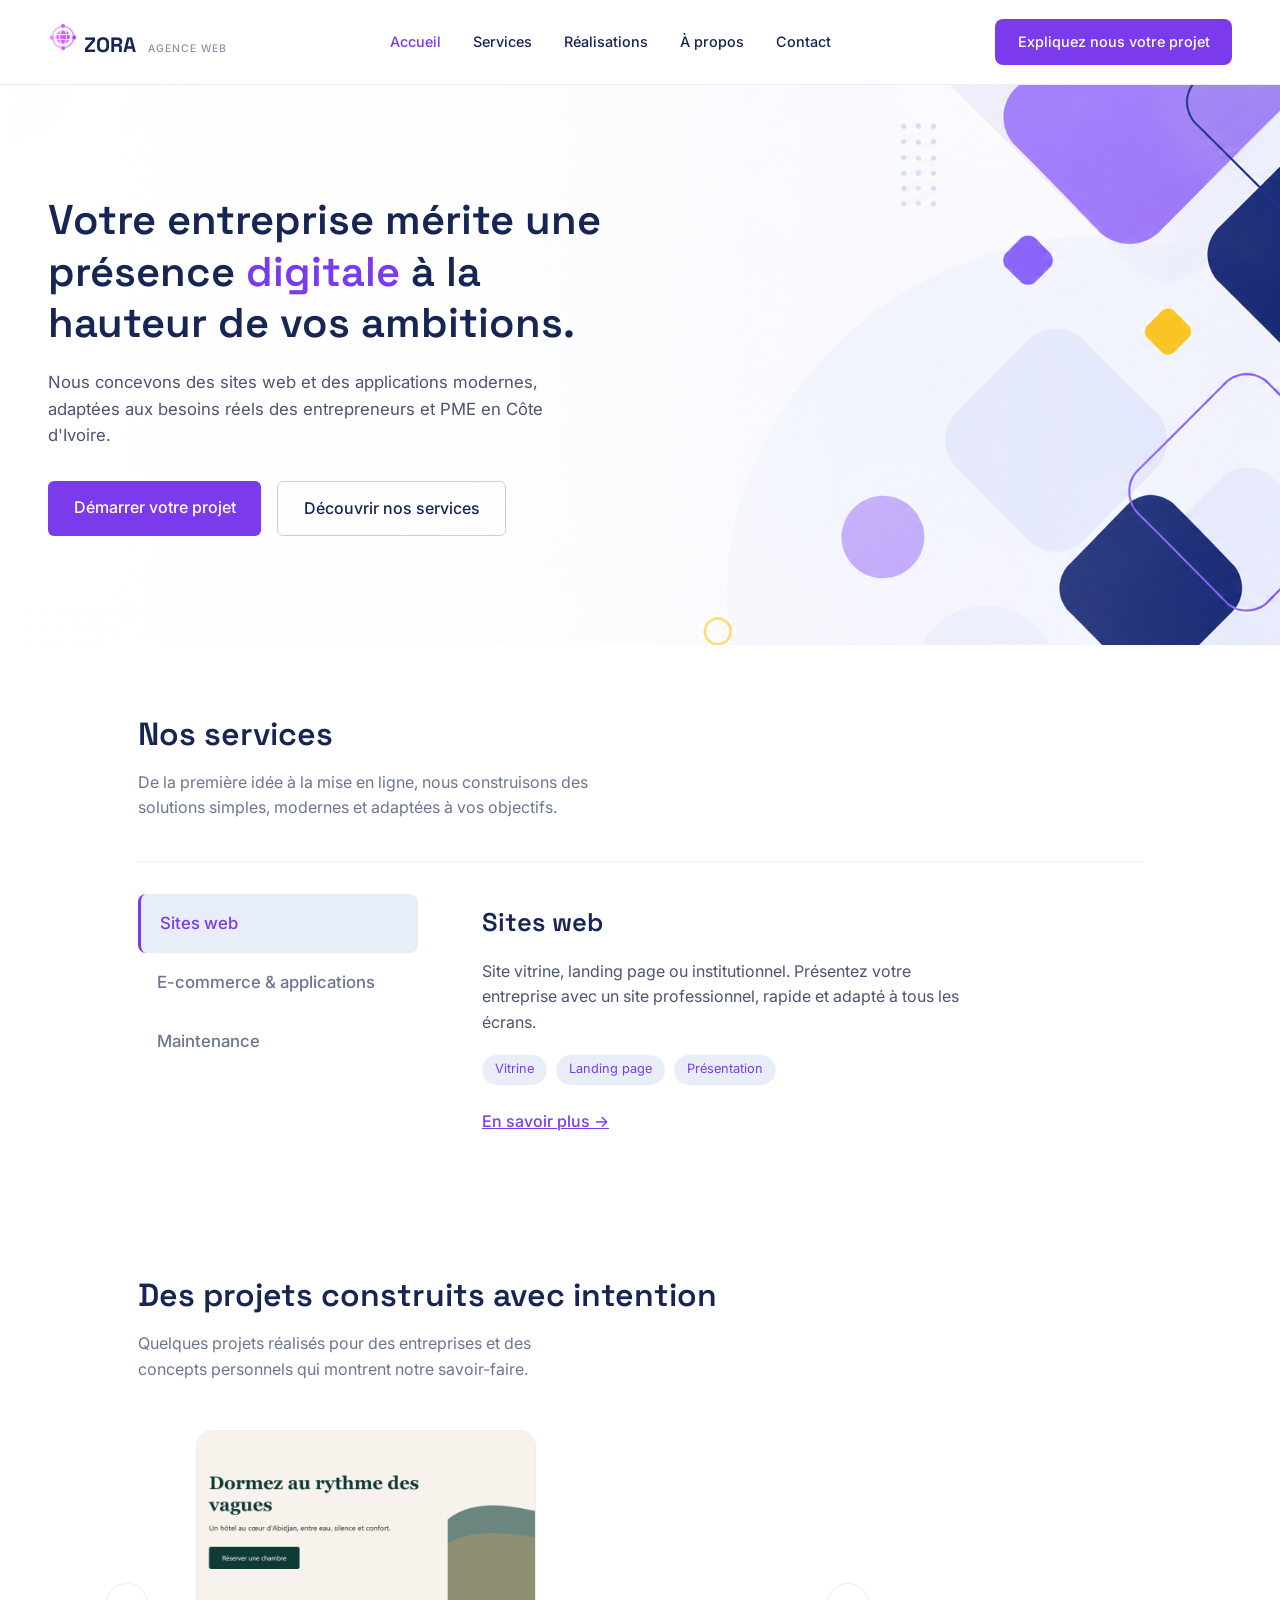
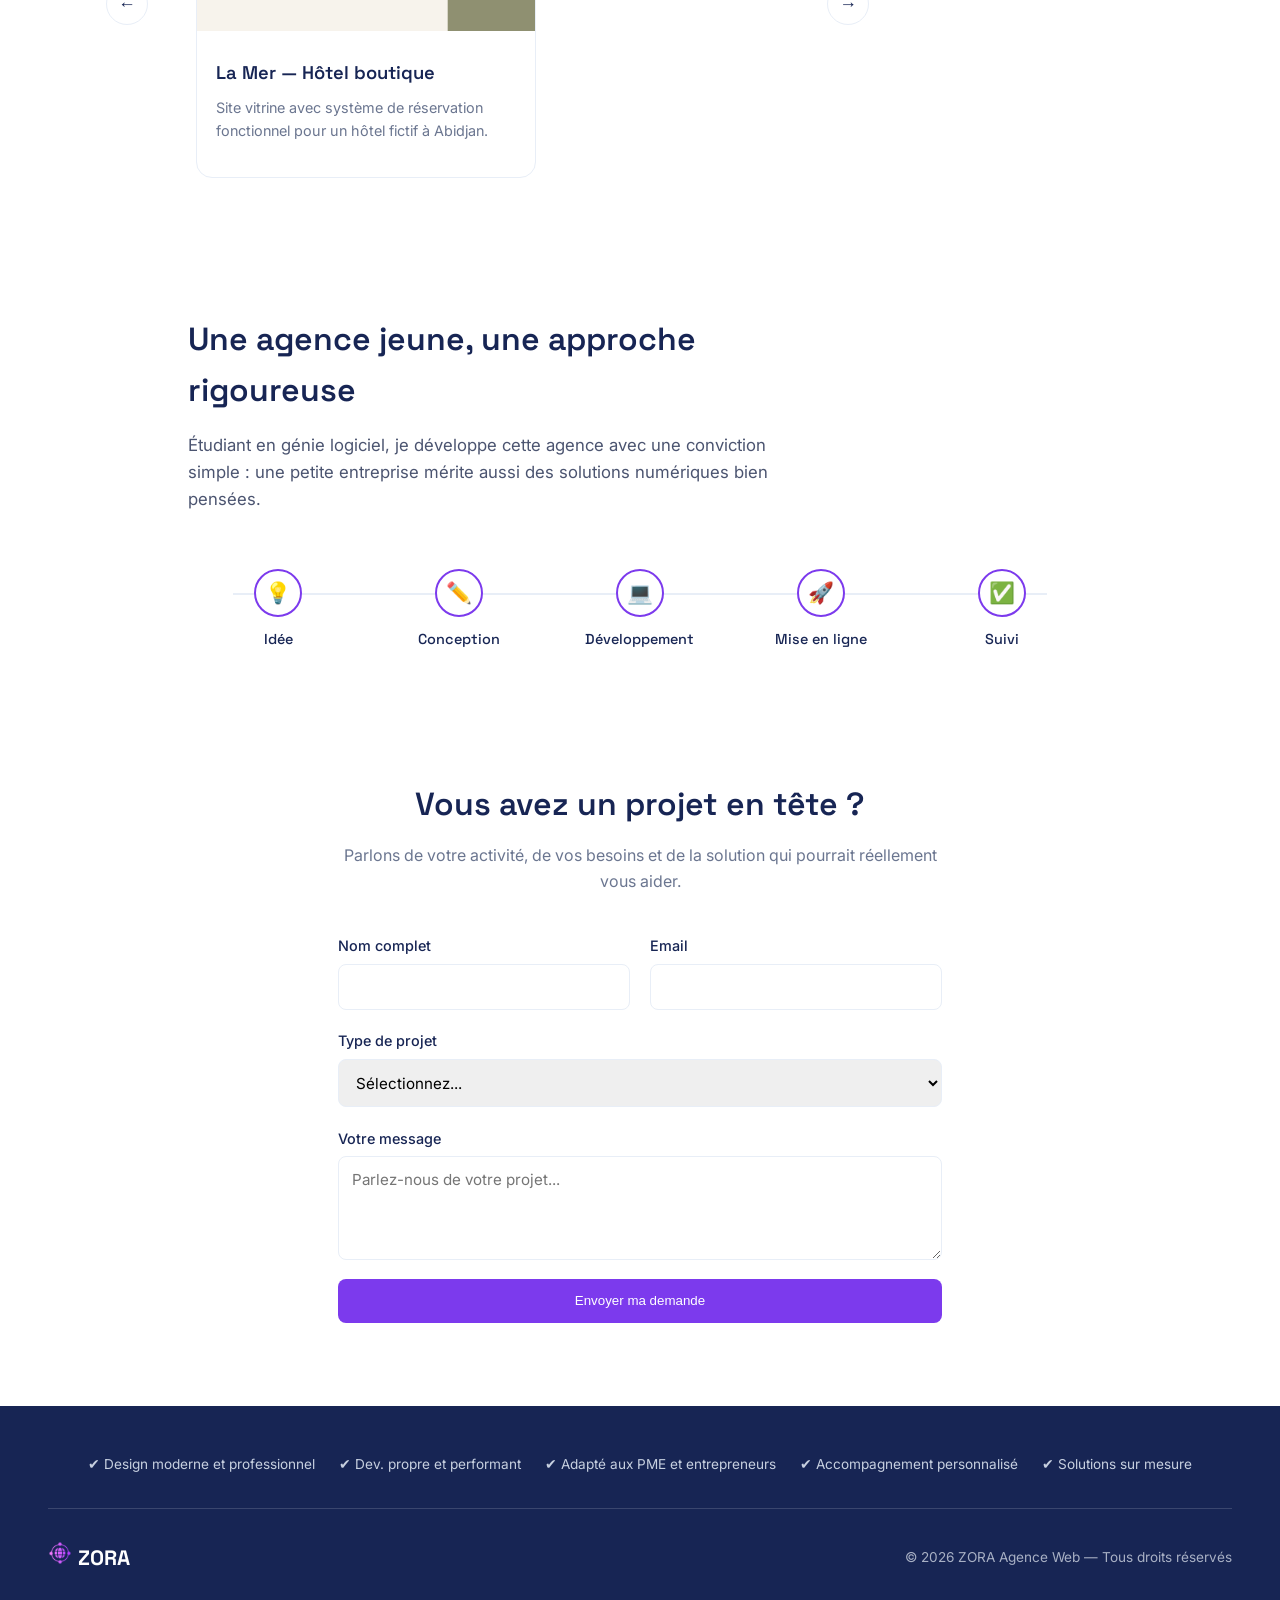
<file: docs/index.html>
<!DOCTYPE html>
<html lang="fr">
<head>
  <meta charset="UTF-8">
  <meta name="viewport" content="width=device-width, initial-scale=1.0">
  <title>ZORA — Agence web</title>
  <link rel="icon" type="image/png" href="image/icone.png">
  <link rel="stylesheet" href="Design.css">
  <script src="script.js" defer></script>
</head>
<body>

  <!-- HEADER / NAVIGATION -->
  <header class="en-tete">
    <div class="logo">
      <span class="logo-1"><img src="image/icone.png" alt="" width="30px"></span> ZORA
      <span class="logo-2">AGENCE WEB</span>
    </div>
    <nav class="liens" id="liens-nav">
      <a href="#accueil" class="lien-actif">Accueil</a>
      <a href="#services">Services</a>
      <a href="#realisations">Réalisations</a>
      <a href="#apropos">À propos</a>
      <a href="#contact">Contact</a>
    </nav>
    <a href="#contact" class="btn-cta">Expliquez nous votre projet</a>
     <button class="burger" id="burger" aria-label="Ouvrir le menu">
      <span></span>
      <span></span>
      <span></span>
    </button>
  </header>

  <!-- HERO -->
  <section id="accueil" class="hero">
    <div class="hero-text">
      <h1>Votre entreprise mérite une présence <span class="mot-accent">digitale</span> à la hauteur de vos ambitions.</h1>
      <p>Nous concevons des sites web et des applications modernes, adaptées aux besoins réels des entrepreneurs et PME en Côte d'Ivoire.</p>
      <div class="hero-boutons">
        <a href="#contact" class="btn-primaire">Démarrer votre projet</a>
        <a href="#services" class="btn-secondaire">Découvrir nos services</a>
      </div>
    </div>
  </section>

  <!-- SERVICES -->
  <section id="services" class="services">
    <h2>Nos services</h2>
    <p class="services-intro">De la première idée à la mise en ligne, nous construisons des solutions simples, modernes et adaptées à vos objectifs.</p>
 
    <div class="services-layout">
 
      <ul class="services-liste">
        <li class="service-nom actif" data-service="sites-web">Sites web</li>
        <li class="service-nom" data-service="ecommerce">E-commerce &amp; applications</li>
        <li class="service-nom" data-service="maintenance">Maintenance</li>
      </ul>
 
      <div class="services-detail">
        <h3 id="detail-titre">Sites web</h3>
        <p id="detail-texte">Site vitrine, landing page ou institutionnel. Présentez votre entreprise avec un site professionnel, rapide et adapté à tous les écrans.</p>
        <div class="detail-tags" id="detail-tags">
          <span class="tag">Vitrine</span>
          <span class="tag">Landing page</span>
          <span class="tag">Présentation</span>
        </div>
        <a href="#contact" class="detail-lien">En savoir plus →</a>
      </div>
 
    </div>
  </section>
 

  <!-- REALISATIONS -->
  <section id="realisations" class="realisations">
    <h2>Des projets construits avec intention</h2>
    <p class="realisations-intro">Quelques projets réalisés pour des entreprises et des concepts personnels qui montrent notre savoir-faire.</p>
 
    <div class="carrousel-conteneur">
      <button class="carrousel-fleche fleche-gauche" aria-label="Précédent">←</button>
 
      <div class="carrousel" id="carrousel">
 
        <a href="https://ezekiel-tanoh.github.io/Site-hotel/" target="_blank" rel="noopener noreferrer" class="projet-carte">
          <img src="image/la-mer-apercu.png" alt="Site La Mer Hôtel">
          <div class="projet-contenu">
            <h3>La Mer — Hôtel boutique</h3>
            <p>Site vitrine avec système de réservation fonctionnel pour un hôtel fictif à Abidjan.</p>
          </div>
        </a>

        <!-- les prochains projets viendront ici, même structure -->

      </div>

      <button class="carrousel-fleche fleche-droite" aria-label="Suivant">→</button>
    </div>
  </section>

  <!-- A PROPOS -->
  <section id="apropos" class="apropos">
    <div class="apropos-intro">
      <h2>Une agence jeune, une approche rigoureuse</h2>
      <p>Étudiant en génie logiciel, je développe cette agence avec une conviction simple : une petite entreprise mérite aussi des solutions numériques bien pensées.</p>
    </div>
 
    <div class="processus">
      <div class="etape">
        <div class="etape-icone">💡</div>
        <span class="etape-nom">Idée</span>
      </div>
      <div class="etape">
        <div class="etape-icone">✏️</div>
        <span class="etape-nom">Conception</span>
      </div>
      <div class="etape">
        <div class="etape-icone">💻</div>
        <span class="etape-nom">Développement</span>
      </div>
      <div class="etape">
        <div class="etape-icone">🚀</div>
        <span class="etape-nom">Mise en ligne</span>
      </div>
      <div class="etape">
        <div class="etape-icone">✅</div>
        <span class="etape-nom">Suivi</span>
      </div>
    </div>
  </section>
 
  <!-- CONTACT -->
  <section id="contact" class="contact">
    <div class="contact-intro">
      <h2>Vous avez un projet en tête ?</h2>
      <p>Parlons de votre activité, de vos besoins et de la solution qui pourrait réellement vous aider.</p>
    </div>
 
    <form id="contact-projet-form" class="contact-form"
    action="https://formspree.io/f/maeyaqvv"
    method="POST"
    >
      <div class="champ-groupe">
        <label>
          Nom complet
          <input type="text" id="cp-nom" name="nom" required>
        </label>
        <label>
          Email 
          <input type="email" id="cp-contact" name="email" required>
        </label>
      </div>
 
      <label>
        Type de projet
        <select id="cp-type" name="type-projet" required>
          <option value="" disabled selected>Sélectionnez...</option>
          <option value="site-vitrine">Site vitrine</option>
          <option value="ecommerce">E-commerce / Application</option>
          <option value="maintenance">Maintenance d'un site existant</option>
          <option value="autre">Autre</option>
        </select>
      </label>
 
      <label>
        Votre message
        <textarea id="cp-message" name="message" rows="4" placeholder="Parlez-nous de votre projet..." required></textarea>
      </label>
 
      <button type="submit">Envoyer ma demande </button>
    </form>
 
    <div id="contact-projet-result"></div>
  </section>
 
  <!-- FOOTER -->
  <footer class="site-footer">
    <div class="footer-badges">
      <span>✔ Design moderne et professionnel</span>
      <span>✔ Dev. propre et performant</span>
      <span>✔ Adapté aux PME et entrepreneurs</span>
      <span>✔ Accompagnement personnalisé</span>
      <span>✔ Solutions sur mesure</span>
    </div>
    <div class="footer-bas">
      <div class="logo">
        <span class="logo-1"><img src="image/icone.png" alt="" width="24px"></span> ZORA
      </div>
      <p>© 2026 ZORA Agence Web — Tous droits réservés</p>
    </div>
  </footer>


</body>
</html>
</file>
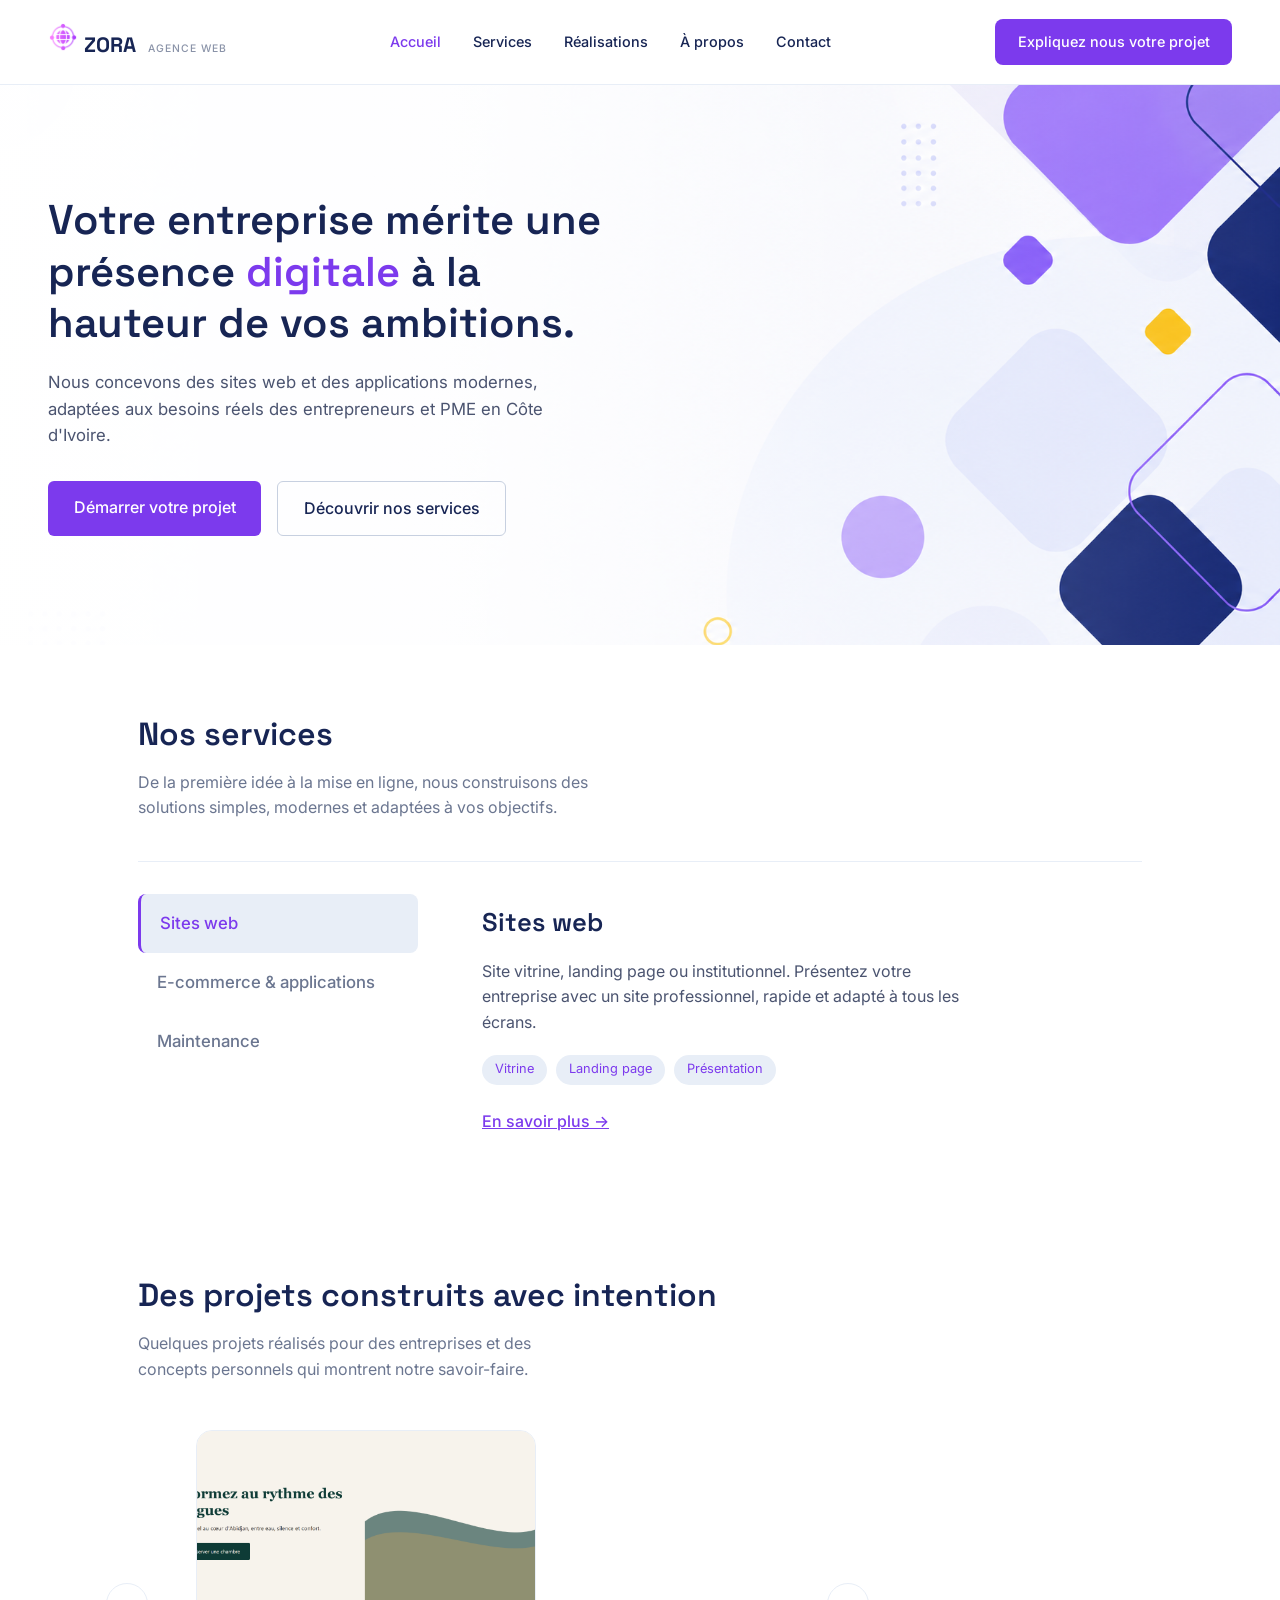
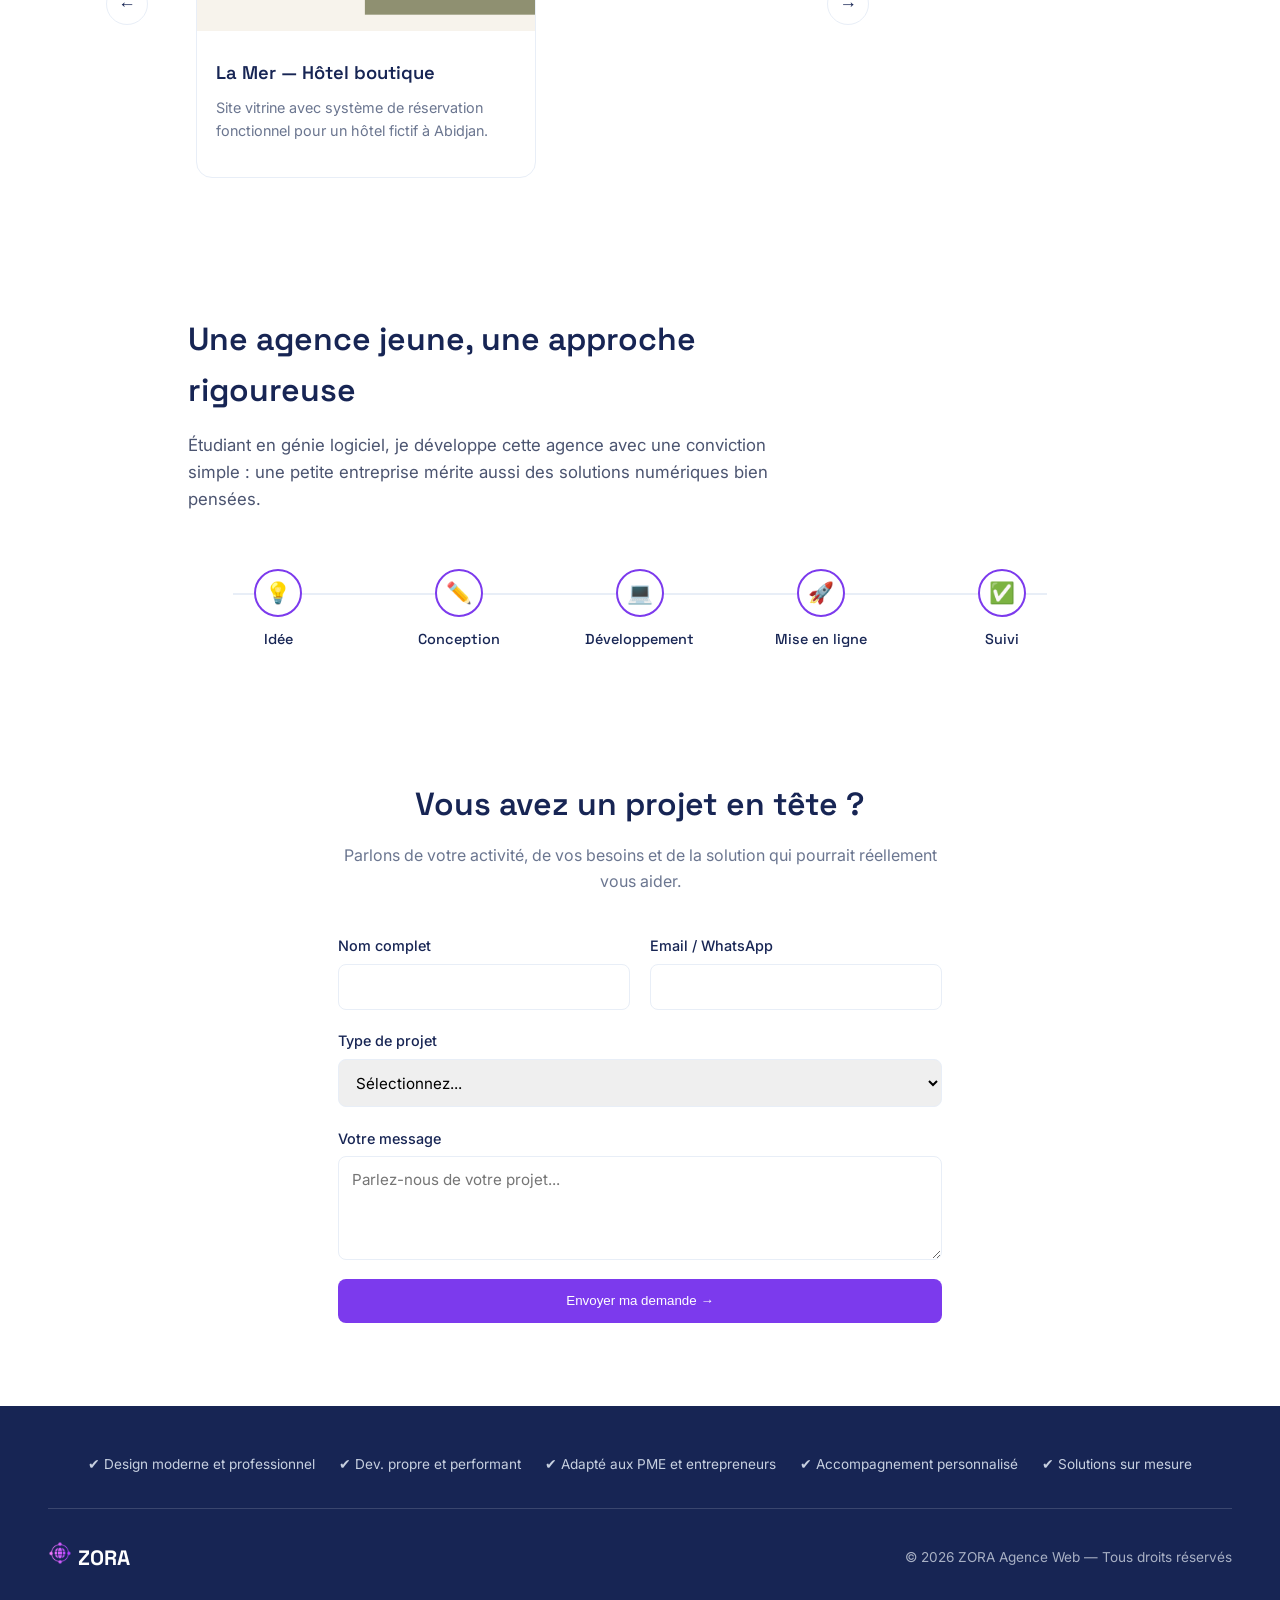
<file: Frontend-agence/index.html>
<!DOCTYPE html>
<html lang="fr">
<head>
  <meta charset="UTF-8">
  <meta name="viewport" content="width=device-width, initial-scale=1.0">
  <title>ZORA — Agence web</title>
  <link rel="icon" type="image/png" href="image/icone.png">
  <link rel="stylesheet" href="Design.css">
  <script src="script.js" defer></script>
</head>
<body>

  <!-- HEADER / NAVIGATION -->
  <header class="en-tete">
    <div class="logo">
      <span class="logo-1"><img src="image/icone.png" alt="" width="30px"></span> ZORA
      <span class="logo-2">AGENCE WEB</span>
    </div>
    <nav class="liens" id="liens-nav">
      <a href="#accueil" class="lien-actif">Accueil</a>
      <a href="#services">Services</a>
      <a href="#realisations">Réalisations</a>
      <a href="#apropos">À propos</a>
      <a href="#contact">Contact</a>
    </nav>
    <a href="#contact" class="btn-cta">Expliquez nous votre projet</a>
     <button class="burger" id="burger" aria-label="Ouvrir le menu">
      <span></span>
      <span></span>
      <span></span>
    </button>
  </header>

  <!-- HERO -->
  <section id="accueil" class="hero">
    <div class="hero-text">
      <h1>Votre entreprise mérite une présence <span class="mot-accent">digitale</span> à la hauteur de vos ambitions.</h1>
      <p>Nous concevons des sites web et des applications modernes, adaptées aux besoins réels des entrepreneurs et PME en Côte d'Ivoire.</p>
      <div class="hero-boutons">
        <a href="#contact" class="btn-primaire">Démarrer votre projet</a>
        <a href="#services" class="btn-secondaire">Découvrir nos services</a>
      </div>
    </div>
  </section>

  <!-- SERVICES -->
  <section id="services" class="services">
    <h2>Nos services</h2>
    <p class="services-intro">De la première idée à la mise en ligne, nous construisons des solutions simples, modernes et adaptées à vos objectifs.</p>
 
    <div class="services-layout">
 
      <ul class="services-liste">
        <li class="service-nom actif" data-service="sites-web">Sites web</li>
        <li class="service-nom" data-service="ecommerce">E-commerce &amp; applications</li>
        <li class="service-nom" data-service="maintenance">Maintenance</li>
      </ul>
 
      <div class="services-detail">
        <h3 id="detail-titre">Sites web</h3>
        <p id="detail-texte">Site vitrine, landing page ou institutionnel. Présentez votre entreprise avec un site professionnel, rapide et adapté à tous les écrans.</p>
        <div class="detail-tags" id="detail-tags">
          <span class="tag">Vitrine</span>
          <span class="tag">Landing page</span>
          <span class="tag">Présentation</span>
        </div>
        <a href="#contact" class="detail-lien">En savoir plus →</a>
      </div>
 
    </div>
  </section>
 

  <!-- REALISATIONS -->
  <section id="realisations" class="realisations">
    <h2>Des projets construits avec intention</h2>
    <p class="realisations-intro">Quelques projets réalisés pour des entreprises et des concepts personnels qui montrent notre savoir-faire.</p>
 
    <div class="carrousel-conteneur">
      <button class="carrousel-fleche fleche-gauche" aria-label="Précédent">←</button>
 
      <div class="carrousel" id="carrousel">
 
        <a href="https://ezekiel-tanoh.github.io/Site-hotel/" target="_blank" rel="noopener noreferrer" class="projet-carte">
          <img src="image/la-mer-apercu.png" alt="Site La Mer Hôtel">
          <div class="projet-contenu">
            <h3>La Mer — Hôtel boutique</h3>
            <p>Site vitrine avec système de réservation fonctionnel pour un hôtel fictif à Abidjan.</p>
          </div>
        </a>

        <!-- les prochains projets viendront ici, même structure -->

      </div>

      <button class="carrousel-fleche fleche-droite" aria-label="Suivant">→</button>
    </div>
  </section>

  <!-- A PROPOS -->
  <section id="apropos" class="apropos">
    <div class="apropos-intro">
      <h2>Une agence jeune, une approche rigoureuse</h2>
      <p>Étudiant en génie logiciel, je développe cette agence avec une conviction simple : une petite entreprise mérite aussi des solutions numériques bien pensées.</p>
    </div>
 
    <div class="processus">
      <div class="etape">
        <div class="etape-icone">💡</div>
        <span class="etape-nom">Idée</span>
      </div>
      <div class="etape">
        <div class="etape-icone">✏️</div>
        <span class="etape-nom">Conception</span>
      </div>
      <div class="etape">
        <div class="etape-icone">💻</div>
        <span class="etape-nom">Développement</span>
      </div>
      <div class="etape">
        <div class="etape-icone">🚀</div>
        <span class="etape-nom">Mise en ligne</span>
      </div>
      <div class="etape">
        <div class="etape-icone">✅</div>
        <span class="etape-nom">Suivi</span>
      </div>
    </div>
  </section>
 
  <!-- CONTACT -->
  <section id="contact" class="contact">
    <div class="contact-intro">
      <h2>Vous avez un projet en tête ?</h2>
      <p>Parlons de votre activité, de vos besoins et de la solution qui pourrait réellement vous aider.</p>
    </div>
 
    <form id="contact-projet-form" class="contact-form">
      <div class="champ-groupe">
        <label>
          Nom complet
          <input type="text" id="cp-nom" name="nom" required>
        </label>
        <label>
          Email / WhatsApp
          <input type="text" id="cp-contact" name="contact" required>
        </label>
      </div>
 
      <label>
        Type de projet
        <select id="cp-type" name="type-projet" required>
          <option value="" disabled selected>Sélectionnez...</option>
          <option value="site-vitrine">Site vitrine</option>
          <option value="ecommerce">E-commerce / Application</option>
          <option value="maintenance">Maintenance d'un site existant</option>
          <option value="autre">Autre</option>
        </select>
      </label>
 
      <label>
        Votre message
        <textarea id="cp-message" name="message" rows="4" placeholder="Parlez-nous de votre projet..." required></textarea>
      </label>
 
      <button type="submit">Envoyer ma demande →</button>
    </form>
 
    <div id="contact-projet-result"></div>
  </section>
 
  <!-- FOOTER -->
  <footer class="site-footer">
    <div class="footer-badges">
      <span>✔ Design moderne et professionnel</span>
      <span>✔ Dev. propre et performant</span>
      <span>✔ Adapté aux PME et entrepreneurs</span>
      <span>✔ Accompagnement personnalisé</span>
      <span>✔ Solutions sur mesure</span>
    </div>
    <div class="footer-bas">
      <div class="logo">
        <span class="logo-1"><img src="image/icone.png" alt="" width="24px"></span> ZORA
      </div>
      <p>© 2026 ZORA Agence Web — Tous droits réservés</p>
    </div>
  </footer>


</body>
</html>
</file>
<file: docs/Design.css>
@import url('https://fonts.googleapis.com/css2?family=Space+Grotesk:wght@500;600;700&family=Inter:wght@400;500;600&display=swap');
:root {
  --couleur-bleu-nuit: #172554;     /* titres, texte important, footer */
  --couleur-violet: #7C3AED;        /* boutons, liens, éléments interactifs */
  --couleur-jaune: #FACC15;         /* accents, badges, détails */
  --couleur-blanc: #FFFFFF;         /* fond principal, cartes */
  --couleur-bleu-clair: #E8EEF7;    /* fonds secondaires, séparateurs */
 
  --police-titre: 'Space Grotesk', sans-serif;
  --police-texte: 'Inter', sans-serif;
}
*{
    margin: 0;
    padding: 0;
    box-sizing: border-box;
}
html {
  scroll-behavior: smooth;
}
body {
  font-family: var(--police-texte);
  color: var(--couleur-bleu-nuit);
  background-color: var(--couleur-blanc);
  line-height: 1.6;
}
a {
  text-decoration: none;
  color: inherit;
}
.en-tete {
  position: sticky;
  top: 0;
  z-index: 100;
  display: flex;
  justify-content: space-between;
  align-items: center;
  padding: 1.2rem 3rem;
  background-color: var(--couleur-blanc);
  border-bottom: 1px solid var(--couleur-bleu-clair);
}
.logo {
  font-family: var(--police-titre);
  font-weight: 700;
  font-size: 1.3rem;
  color: var(--couleur-bleu-nuit);
  display: flex;
  align-items: baseline;
  gap: 0.4rem;
}
.logo-1 {
  color: var(--couleur-violet);
}
.logo-2 {
  font-family: var(--police-texte);
  font-weight: 500;
  font-size: 0.65rem;
  color: #8A93A8;
  letter-spacing: 1px;
  margin-left: 0.3rem;
}
.liens{
    display: flex;
    gap: 2rem;
}
.liens a{
    font-family: var(--police-texte);
    font-size: 0.9rem;
    font-weight: 500;
    color: var(--couleur-bleu-nuit);
    transition: color 0.2s ease;
}
.liens a:hover{
    color: var(--couleur-violet)
}
.btn-cta {
  background-color: var(--couleur-violet);
  color: var(--couleur-blanc);
  font-family: var(--police-texte);
  font-weight: 500;
  font-size: 0.9rem;
  padding: 0.7rem 1.4rem;
  border-radius: 8px;
  transition: opacity 0.2s ease;
}
.btn-cta:hover{
    opacity: 0.85;
}
.lien-actif {
  color: var(--couleur-violet)!important;
}
.hero {
  position: relative;
  display: flex;
  align-items: center;
  min-height: 560px;
  padding: 3rem;
  background-image: url('image/hero-fond.png');
  background-size: cover;
  background-position: center;
}
 
.hero::before {
  content: "";
  position: absolute;
  inset: 0;
  background: linear-gradient(
    90deg,
    rgba(255, 255, 255, 0.97) 0%,
    rgba(255, 255, 255, 0.85) 35%,
    rgba(255, 255, 255, 0.2) 65%,
    rgba(255, 255, 255, 0) 100%
  );
}
 
.hero-text {
  position: relative;
  z-index: 1;
  max-width: 560px;
}
 
.hero-text h1 {
  font-family: var(--police-titre);
  font-weight: 600;
  font-size: 2.6rem;
  line-height: 1.25;
  color: var(--couleur-bleu-nuit);
  margin-bottom: 1.2rem;
}
 
.mot-accent {
  color: var(--couleur-violet);
}
 
.hero-text p {
  font-size: 1.05rem;
  color: #4B5470;
  margin-bottom: 2rem;
}
 
.hero-boutons {
  display: flex;
  gap: 1rem;
}
 
.btn-primaire {
  background-color: var(--couleur-violet);
  color: var(--couleur-blanc);
  font-weight: 500;
  padding: 0.85rem 1.6rem;
  border-radius: 6px;
  transition: opacity 0.2s ease;
}
 
.btn-primaire:hover {
  opacity: 0.85;
}
 
.btn-secondaire {
  background-color: transparent;
  color: var(--couleur-bleu-nuit);
  font-weight: 500;
  padding: 0.85rem 1.6rem;
  border-radius: 6px;
  border: 1px solid #C7D0E0;
  transition: border-color 0.2s ease;
}
 
.btn-secondaire:hover {
  border-color: var(--couleur-violet);
}
 
.hero-visuel-conteneur {
  flex: 1;
  position: relative;
  display: flex;
  justify-content: center;
}
 
.hero-visuel-forme {
  position: absolute;
  border-radius: 50%;
  z-index: 0;
}
 
.forme-jaune {
  width: 26px;
  height: 26px;
  background-color: var(--couleur-jaune);
  top: -14px;
  left: 20px;
}
 
.forme-violette {
  width: 70px;
  height: 70px;
  background-color: var(--couleur-violet);
  opacity: 0.12;
  bottom: -20px;
  right: 10px;
  border-radius: 16px;
}
 
.hero-visuel {
  position: relative;
  z-index: 1;
  width: 100%;
  max-width: 420px;
  background-color: var(--couleur-blanc);
  border-radius: 16px;
  box-shadow: 0 20px 50px rgba(23, 37, 84, 0.15), 0 2px 8px rgba(23, 37, 84, 0.06);
  padding: 1.5rem;
}
.services{
  padding: 4rem 3rem;
  max-width: 1100px;
  margin: 0 auto;
}
.services h2{
  font-family: var(--police-titre);
  font-weight: 600 ;
  font-size: 2rem;
  color: var(--couleur-bleu-nuit);
  margin-bottom: 0.6rem ;
}
.services-intro{
   color: #6B7690;
   max-width: 500px;
   margin-bottom: 2.5rem;
}
.services-layout{
    display: flex;
    gap: 3rem;
    border-top: 1px solid var(--couleur-bleu-clair);
    padding-top: 2rem;
}
.services-liste{
    list-style: none;
    flex: 0 0 280px;
    display: flex;
    flex-direction: column;
}
.service-nom{
  padding: 1rem 1.2rem;
  font-family: var(--police-texte);
  font-weight: 500;
  font-size: 1.05rem;
  color: #6B7690;
  border-radius: 8px;
  cursor: pointer;
  transition: color 0.2s ease;
}
.service-nom:hover{
  color: var(--couleur-bleu-nuit);
}
.service-nom.actif {
  background-color: var(--couleur-bleu-clair);
  color: var(--couleur-violet);
  border-left: 3px solid var(--couleur-violet);
}
.services-detail{
  flex: 1;
  padding: 0.5rem 1rem;
}
.services-detail h3 {
  font-family: var(--police-titre);
  font-weight: 600;
  font-size: 1.6rem;
  color: var(--couleur-bleu-nuit);
  margin-bottom: 1rem;
}

.services-detail p {
  color: #4B5470;
  margin-bottom: 1.2rem;
  max-width: 480px;
}
.detail-tags {
  display: flex;
  flex-wrap: wrap;
  gap: 0.6rem;
  margin-bottom: 1.5rem;
}
.detail-tags .tag {
  font-size: 0.8rem;
  color: var(--couleur-violet);
  background-color: var(--couleur-bleu-clair);
  padding: 0.3rem 0.8rem;
  border-radius: 999px;
}
.detail-lien {
  color: var(--couleur-violet);
  font-weight: 500;
  text-decoration: underline;
}
.mockup-barre {
  display: flex;
  gap: 0.4rem;
  margin-bottom: 1.2rem;
}
.realisations {
  padding: 4rem 0;
  max-width: 1100px;
  margin: 0 auto;
}
 
.realisations h2 {
  font-family: var(--police-titre);
  font-weight: 600;
  font-size: 2rem;
  color: var(--couleur-bleu-nuit);
  margin-bottom: 0.6rem;
  padding: 0 3rem;
}
 
.realisations-intro {
  color: #6B7690;
  max-width: 500px;
  margin-bottom: 2.5rem;
  padding: 0 3rem;
}
 
.carrousel-conteneur {
  position: relative;
  display: flex;
  align-items: center;
  gap: 1rem;
  padding: 0 1rem;
}
 
.carrousel {
  display: flex;
  gap: 1.5rem;
  overflow-x: auto;
  scroll-snap-type: x mandatory;
  scroll-behavior: smooth;
  padding: 0.5rem 2rem;
}
 
/* Cache la barre de défilement (visuel plus propre), sans bloquer le défilement */
.carrousel::-webkit-scrollbar {
  display: none;
}
.carrousel {
  scrollbar-width: none;
}
 
.projet-carte {
  flex: 0 0 340px;
  scroll-snap-align: start;
  background-color: var(--couleur-blanc);
  border: 1px solid var(--couleur-bleu-clair);
  border-radius: 1rem;
  overflow: hidden;
  display: block;
  transition: box-shadow 0.2s ease, transform 0.2s ease;
}
 
.projet-carte:hover {
  box-shadow: 0 10px 30px rgba(23, 37, 84, 0.1);
  transform: translateY(-3px);
}
 
.projet-carte img {
  width: 100%;
  height: 200px;
  object-fit: cover;
}
 
.projet-contenu {
  padding: 1.2rem;
}
 
.projet-contenu h3 {
  font-family: var(--police-titre);
  font-weight: 600;
  font-size: 1.15rem;
  color: var(--couleur-bleu-nuit);
  margin-bottom: 0.5rem;
}
 
.projet-contenu p {
  color: #6B7690;
  font-size: 0.9rem;
  margin-bottom: 1rem;
}
 
.carrousel-fleche {
  flex-shrink: 0;
  width: 42px;
  height: 42px;
  border-radius: 50%;
  border: 1px solid var(--couleur-bleu-clair);
  background-color: var(--couleur-blanc);
  color: var(--couleur-bleu-nuit);
  font-size: 1.1rem;
  cursor: pointer;
  transition: background-color 0.2s ease;
}
 
.carrousel-fleche:hover {
  background-color: var(--couleur-bleu-clair);
}
.apropos {
  padding: 4rem 3rem;
  max-width: 1000px;
  margin: 0 auto;
}
 
.apropos-intro {
  max-width: 600px;
  margin-bottom: 3.5rem;
}
 
.apropos-intro h2 {
  font-family: var(--police-titre);
  font-weight: 600;
  font-size: 2rem;
  color: var(--couleur-bleu-nuit);
  margin-bottom: 1rem;
}
 
.apropos-intro p {
  color: #4B5470;
  font-size: 1.05rem;
}
 
.processus {
  position: relative;
  display: flex;
  justify-content: space-between;
}
 
/* La ligne horizontale qui relie les étapes, placée derrière les icônes */
.processus::before {
  content: "";
  position: absolute;
  top: 24px;
  left: 5%;
  right: 5%;
  height: 2px;
  background-color: var(--couleur-bleu-clair);
  z-index: 0;
}
 
.etape {
  position: relative;
  z-index: 1;
  display: flex;
  flex-direction: column;
  align-items: center;
  gap: 0.7rem;
  flex: 1;
}
 
.etape-icone {
  width: 48px;
  height: 48px;
  border-radius: 50%;
  background-color: var(--couleur-blanc);
  border: 2px solid var(--couleur-violet);
  display: flex;
  align-items: center;
  justify-content: center;
  font-size: 1.3rem;
}
 
.etape-nom {
  font-family: var(--police-titre);
  font-weight: 500;
  font-size: 0.9rem;
  color: var(--couleur-bleu-nuit);
  text-align: center;
}
.contact {
  padding: 4rem 3rem;
  max-width: 700px;
  margin: 0 auto;
}
 
.contact-intro {
  text-align: center;
  margin-bottom: 2.5rem;
}
 
.contact-intro h2 {
  font-family: var(--police-titre);
  font-weight: 600;
  font-size: 2rem;
  color: var(--couleur-bleu-nuit);
  margin-bottom: 0.8rem;
}
 
.contact-intro p {
  color: #6B7690;
}
 
.contact-form {
  display: flex;
  flex-direction: column;
  gap: 1.2rem;
}
 
.champ-groupe {
  display: flex;
  gap: 1.2rem;
}
 
.contact-form label {
  flex: 1;
  display: flex;
  flex-direction: column;
  gap: 0.4rem;
  font-size: 0.9rem;
  color: var(--couleur-bleu-nuit);
  font-weight: 500;
}
 
.contact-form input,
.contact-form select,
.contact-form textarea {
  padding: 0.8rem;
  border: 1px solid var(--couleur-bleu-clair);
  border-radius: 8px;
  font-family: var(--police-texte);
  font-size: 0.95rem;
  resize: vertical;
}
 
.contact-form button {
  background-color: var(--couleur-violet);
  color: var(--couleur-blanc);
  font-weight: 500;
  padding: 0.9rem;
  border: none;
  border-radius: 8px;
  cursor: pointer;
  transition: opacity 0.2s ease;
}
 
.contact-form button:hover {
  opacity: 0.85;
}
 
#contact-projet-result {
  margin-top: 1.2rem;
  text-align: center;
  color: var(--couleur-violet);
  font-weight: 500;
}
 
/* ============================
   FOOTER
   ============================ */
.site-footer {
  background-color: var(--couleur-bleu-nuit);
  color: var(--couleur-blanc);
  padding: 3rem;
}
 
.footer-badges {
  display: flex;
  flex-wrap: wrap;
  justify-content: center;
  gap: 1.5rem;
  padding-bottom: 2rem;
  margin-bottom: 2rem;
  border-bottom: 1px solid rgba(255, 255, 255, 0.15);
  font-size: 0.85rem;
  color: #C7D0E0;
}
 
.footer-bas {
  display: flex;
  justify-content: space-between;
  align-items: center;
}
 
.footer-bas .logo {
  font-family: var(--police-titre);
  font-weight: 700;
  color: var(--couleur-blanc);
}
 
.footer-bas p {
  font-size: 0.85rem;
  color: #A8B0C4;
}
.burger {
  display: none;
  flex-direction: column;
  justify-content: space-between;
  width: 26px;
  height: 20px;
  background: none;
  border: none;
  cursor: pointer;
}
 
.burger span {
  display: block;
  width: 100%;
  height: 2px;
  background-color: var(--couleur-bleu-nuit);
  border-radius: 2px;
  transition: transform 0.25s ease, opacity 0.25s ease;
}
 
/* Quand le menu est ouvert, on transforme les 3 barres en croix (×) */
.burger.ouvert span:nth-child(1) {
  transform: translateY(9px) rotate(45deg);
}
.burger.ouvert span:nth-child(2) {
  opacity: 0;
}
.burger.ouvert span:nth-child(3) {
  transform: translateY(-9px) rotate(-45deg);
}
 
/* ============================
   RESPONSIVE MOBILE
   ============================ */
@media (max-width: 900px) {
 
  .en-tete {
    padding: 1rem 1.5rem;
  }
 
  .btn-cta {
    display: none;
  }
 
  .burger {
    display: flex;
  }
 
  .liens {
    position: absolute;
    top: 100%;
    left: 0;
    right: 0;
    background-color: var(--couleur-blanc);
    flex-direction: column;
    gap: 0;
    max-height: 0;
    overflow: hidden;
    transition: max-height 0.3s ease;
    box-shadow: 0 10px 20px rgba(23, 37, 84, 0.08);
  }
 
  .liens.ouvert {
    max-height: 300px;
  }
 
  .liens a {
    padding: 1rem 1.5rem;
    border-bottom: 1px solid var(--couleur-bleu-clair);
  }
 
  .hero {
    flex-direction: column;
    min-height: auto;
    padding: 2.5rem 1.5rem;
    text-align: center;
  }
 
  .hero-text {
    max-width: 100%;
  }
 
  .hero-text h1 {
    font-size: 1.9rem;
  }
 
  .hero-boutons {
    flex-direction: column;
    width: 100%;
  }
 
  .services,
  .realisations,
  .apropos,
  .contact {
    padding: 3rem 1.5rem;
  }
 
  .services-layout {
    flex-direction: column;
    gap: 1.5rem;
  }
 
  .services-liste {
    flex: none;
    flex-direction: row;
    overflow-x: auto;
    gap: 0.5rem;
  }
 
  .service-nom {
    white-space: nowrap;
  }
 
  .service-nom.actif {
    border-left: none;
    border-bottom: 3px solid var(--couleur-violet);
  }
 
  .processus {
    flex-direction: column;
    align-items: flex-start;
    gap: 1.5rem;
  }
 
  .processus::before {
    top: 0;
    bottom: 0;
    left: 24px;
    right: auto;
    width: 2px;
    height: auto;
  }
 
  .etape {
    flex-direction: row;
    justify-content: flex-start;
  }
 
  .champ-groupe {
    flex-direction: column;
  }
 
  .footer-bas {
    flex-direction: column;
    gap: 1rem;
    text-align: center;
  }
 
}
</file>
<file: Frontend-agence/Design.css>
@import url('https://fonts.googleapis.com/css2?family=Space+Grotesk:wght@500;600;700&family=Inter:wght@400;500;600&display=swap');
:root {
  --couleur-bleu-nuit: #172554;     /* titres, texte important, footer */
  --couleur-violet: #7C3AED;        /* boutons, liens, éléments interactifs */
  --couleur-jaune: #FACC15;         /* accents, badges, détails */
  --couleur-blanc: #FFFFFF;         /* fond principal, cartes */
  --couleur-bleu-clair: #E8EEF7;    /* fonds secondaires, séparateurs */
 
  --police-titre: 'Space Grotesk', sans-serif;
  --police-texte: 'Inter', sans-serif;
}
*{
    margin: 0;
    padding: 0;
    box-sizing: border-box;
}
html {
  scroll-behavior: smooth;
}
body {
  font-family: var(--police-texte);
  color: var(--couleur-bleu-nuit);
  background-color: var(--couleur-blanc);
  line-height: 1.6;
}
a {
  text-decoration: none;
  color: inherit;
}
.en-tete {
  position: sticky;
  top: 0;
  z-index: 100;
  display: flex;
  justify-content: space-between;
  align-items: center;
  padding: 1.2rem 3rem;
  background-color: var(--couleur-blanc);
  border-bottom: 1px solid var(--couleur-bleu-clair);
}
.logo {
  font-family: var(--police-titre);
  font-weight: 700;
  font-size: 1.3rem;
  color: var(--couleur-bleu-nuit);
  display: flex;
  align-items: baseline;
  gap: 0.4rem;
}
.logo-1 {
  color: var(--couleur-violet);
}
.logo-2 {
  font-family: var(--police-texte);
  font-weight: 500;
  font-size: 0.65rem;
  color: #8A93A8;
  letter-spacing: 1px;
  margin-left: 0.3rem;
}
.liens{
    display: flex;
    gap: 2rem;
}
.liens a{
    font-family: var(--police-texte);
    font-size: 0.9rem;
    font-weight: 500;
    color: var(--couleur-bleu-nuit);
    transition: color 0.2s ease;
}
.liens a:hover{
    color: var(--couleur-violet)
}
.btn-cta {
  background-color: var(--couleur-violet);
  color: var(--couleur-blanc);
  font-family: var(--police-texte);
  font-weight: 500;
  font-size: 0.9rem;
  padding: 0.7rem 1.4rem;
  border-radius: 8px;
  transition: opacity 0.2s ease;
}
.btn-cta:hover{
    opacity: 0.85;
}
.lien-actif {
  color: var(--couleur-violet)!important;
}
.hero {
  position: relative;
  display: flex;
  align-items: center;
  min-height: 560px;
  padding: 3rem;
  background-image: url('image/hero-fond.png');
  background-size: cover;
  background-position: center;
}
 
.hero::before {
  content: "";
  position: absolute;
  inset: 0;
  background: linear-gradient(
    90deg,
    rgba(255, 255, 255, 0.97) 0%,
    rgba(255, 255, 255, 0.85) 35%,
    rgba(255, 255, 255, 0.2) 65%,
    rgba(255, 255, 255, 0) 100%
  );
}
 
.hero-text {
  position: relative;
  z-index: 1;
  max-width: 560px;
}
 
.hero-text h1 {
  font-family: var(--police-titre);
  font-weight: 600;
  font-size: 2.6rem;
  line-height: 1.25;
  color: var(--couleur-bleu-nuit);
  margin-bottom: 1.2rem;
}
 
.mot-accent {
  color: var(--couleur-violet);
}
 
.hero-text p {
  font-size: 1.05rem;
  color: #4B5470;
  margin-bottom: 2rem;
}
 
.hero-boutons {
  display: flex;
  gap: 1rem;
}
 
.btn-primaire {
  background-color: var(--couleur-violet);
  color: var(--couleur-blanc);
  font-weight: 500;
  padding: 0.85rem 1.6rem;
  border-radius: 6px;
  transition: opacity 0.2s ease;
}
 
.btn-primaire:hover {
  opacity: 0.85;
}
 
.btn-secondaire {
  background-color: transparent;
  color: var(--couleur-bleu-nuit);
  font-weight: 500;
  padding: 0.85rem 1.6rem;
  border-radius: 6px;
  border: 1px solid #C7D0E0;
  transition: border-color 0.2s ease;
}
 
.btn-secondaire:hover {
  border-color: var(--couleur-violet);
}
 
.hero-visuel-conteneur {
  flex: 1;
  position: relative;
  display: flex;
  justify-content: center;
}
 
.hero-visuel-forme {
  position: absolute;
  border-radius: 50%;
  z-index: 0;
}
 
.forme-jaune {
  width: 26px;
  height: 26px;
  background-color: var(--couleur-jaune);
  top: -14px;
  left: 20px;
}
 
.forme-violette {
  width: 70px;
  height: 70px;
  background-color: var(--couleur-violet);
  opacity: 0.12;
  bottom: -20px;
  right: 10px;
  border-radius: 16px;
}
 
.hero-visuel {
  position: relative;
  z-index: 1;
  width: 100%;
  max-width: 420px;
  background-color: var(--couleur-blanc);
  border-radius: 16px;
  box-shadow: 0 20px 50px rgba(23, 37, 84, 0.15), 0 2px 8px rgba(23, 37, 84, 0.06);
  padding: 1.5rem;
}
.services{
  padding: 4rem 3rem;
  max-width: 1100px;
  margin: 0 auto;
}
.services h2{
  font-family: var(--police-titre);
  font-weight: 600 ;
  font-size: 2rem;
  color: var(--couleur-bleu-nuit);
  margin-bottom: 0.6rem ;
}
.services-intro{
   color: #6B7690;
   max-width: 500px;
   margin-bottom: 2.5rem;
}
.services-layout{
    display: flex;
    gap: 3rem;
    border-top: 1px solid var(--couleur-bleu-clair);
    padding-top: 2rem;
}
.services-liste{
    list-style: none;
    flex: 0 0 280px;
    display: flex;
    flex-direction: column;
}
.service-nom{
  padding: 1rem 1.2rem;
  font-family: var(--police-texte);
  font-weight: 500;
  font-size: 1.05rem;
  color: #6B7690;
  border-radius: 8px;
  cursor: pointer;
  transition: color 0.2s ease;
}
.service-nom:hover{
  color: var(--couleur-bleu-nuit);
}
.service-nom.actif {
  background-color: var(--couleur-bleu-clair);
  color: var(--couleur-violet);
  border-left: 3px solid var(--couleur-violet);
}
.services-detail{
  flex: 1;
  padding: 0.5rem 1rem;
}
.services-detail h3 {
  font-family: var(--police-titre);
  font-weight: 600;
  font-size: 1.6rem;
  color: var(--couleur-bleu-nuit);
  margin-bottom: 1rem;
}

.services-detail p {
  color: #4B5470;
  margin-bottom: 1.2rem;
  max-width: 480px;
}
.detail-tags {
  display: flex;
  flex-wrap: wrap;
  gap: 0.6rem;
  margin-bottom: 1.5rem;
}
.detail-tags .tag {
  font-size: 0.8rem;
  color: var(--couleur-violet);
  background-color: var(--couleur-bleu-clair);
  padding: 0.3rem 0.8rem;
  border-radius: 999px;
}
.detail-lien {
  color: var(--couleur-violet);
  font-weight: 500;
  text-decoration: underline;
}
.mockup-barre {
  display: flex;
  gap: 0.4rem;
  margin-bottom: 1.2rem;
}
.realisations {
  padding: 4rem 0;
  max-width: 1100px;
  margin: 0 auto;
}
 
.realisations h2 {
  font-family: var(--police-titre);
  font-weight: 600;
  font-size: 2rem;
  color: var(--couleur-bleu-nuit);
  margin-bottom: 0.6rem;
  padding: 0 3rem;
}
 
.realisations-intro {
  color: #6B7690;
  max-width: 500px;
  margin-bottom: 2.5rem;
  padding: 0 3rem;
}
 
.carrousel-conteneur {
  position: relative;
  display: flex;
  align-items: center;
  gap: 1rem;
  padding: 0 1rem;
}
 
.carrousel {
  display: flex;
  gap: 1.5rem;
  overflow-x: auto;
  scroll-snap-type: x mandatory;
  scroll-behavior: smooth;
  padding: 0.5rem 2rem;
}
 
/* Cache la barre de défilement (visuel plus propre), sans bloquer le défilement */
.carrousel::-webkit-scrollbar {
  display: none;
}
.carrousel {
  scrollbar-width: none;
}
 
.projet-carte {
  flex: 0 0 340px;
  scroll-snap-align: start;
  background-color: var(--couleur-blanc);
  border: 1px solid var(--couleur-bleu-clair);
  border-radius: 1rem;
  overflow: hidden;
  display: block;
  transition: box-shadow 0.2s ease, transform 0.2s ease;
}
 
.projet-carte:hover {
  box-shadow: 0 10px 30px rgba(23, 37, 84, 0.1);
  transform: translateY(-3px);
}
 
.projet-carte img {
  width: 100%;
  height: 200px;
  object-fit: cover;
}
 
.projet-contenu {
  padding: 1.2rem;
}
 
.projet-contenu h3 {
  font-family: var(--police-titre);
  font-weight: 600;
  font-size: 1.15rem;
  color: var(--couleur-bleu-nuit);
  margin-bottom: 0.5rem;
}
 
.projet-contenu p {
  color: #6B7690;
  font-size: 0.9rem;
  margin-bottom: 1rem;
}
 
.carrousel-fleche {
  flex-shrink: 0;
  width: 42px;
  height: 42px;
  border-radius: 50%;
  border: 1px solid var(--couleur-bleu-clair);
  background-color: var(--couleur-blanc);
  color: var(--couleur-bleu-nuit);
  font-size: 1.1rem;
  cursor: pointer;
  transition: background-color 0.2s ease;
}
 
.carrousel-fleche:hover {
  background-color: var(--couleur-bleu-clair);
}
.apropos {
  padding: 4rem 3rem;
  max-width: 1000px;
  margin: 0 auto;
}
 
.apropos-intro {
  max-width: 600px;
  margin-bottom: 3.5rem;
}
 
.apropos-intro h2 {
  font-family: var(--police-titre);
  font-weight: 600;
  font-size: 2rem;
  color: var(--couleur-bleu-nuit);
  margin-bottom: 1rem;
}
 
.apropos-intro p {
  color: #4B5470;
  font-size: 1.05rem;
}
 
.processus {
  position: relative;
  display: flex;
  justify-content: space-between;
}
 
/* La ligne horizontale qui relie les étapes, placée derrière les icônes */
.processus::before {
  content: "";
  position: absolute;
  top: 24px;
  left: 5%;
  right: 5%;
  height: 2px;
  background-color: var(--couleur-bleu-clair);
  z-index: 0;
}
 
.etape {
  position: relative;
  z-index: 1;
  display: flex;
  flex-direction: column;
  align-items: center;
  gap: 0.7rem;
  flex: 1;
}
 
.etape-icone {
  width: 48px;
  height: 48px;
  border-radius: 50%;
  background-color: var(--couleur-blanc);
  border: 2px solid var(--couleur-violet);
  display: flex;
  align-items: center;
  justify-content: center;
  font-size: 1.3rem;
}
 
.etape-nom {
  font-family: var(--police-titre);
  font-weight: 500;
  font-size: 0.9rem;
  color: var(--couleur-bleu-nuit);
  text-align: center;
}
.contact {
  padding: 4rem 3rem;
  max-width: 700px;
  margin: 0 auto;
}
 
.contact-intro {
  text-align: center;
  margin-bottom: 2.5rem;
}
 
.contact-intro h2 {
  font-family: var(--police-titre);
  font-weight: 600;
  font-size: 2rem;
  color: var(--couleur-bleu-nuit);
  margin-bottom: 0.8rem;
}
 
.contact-intro p {
  color: #6B7690;
}
 
.contact-form {
  display: flex;
  flex-direction: column;
  gap: 1.2rem;
}
 
.champ-groupe {
  display: flex;
  gap: 1.2rem;
}
 
.contact-form label {
  flex: 1;
  display: flex;
  flex-direction: column;
  gap: 0.4rem;
  font-size: 0.9rem;
  color: var(--couleur-bleu-nuit);
  font-weight: 500;
}
 
.contact-form input,
.contact-form select,
.contact-form textarea {
  padding: 0.8rem;
  border: 1px solid var(--couleur-bleu-clair);
  border-radius: 8px;
  font-family: var(--police-texte);
  font-size: 0.95rem;
  resize: vertical;
}
 
.contact-form button {
  background-color: var(--couleur-violet);
  color: var(--couleur-blanc);
  font-weight: 500;
  padding: 0.9rem;
  border: none;
  border-radius: 8px;
  cursor: pointer;
  transition: opacity 0.2s ease;
}
 
.contact-form button:hover {
  opacity: 0.85;
}
 
#contact-projet-result {
  margin-top: 1.2rem;
  text-align: center;
  color: var(--couleur-violet);
  font-weight: 500;
}
 
/* ============================
   FOOTER
   ============================ */
.site-footer {
  background-color: var(--couleur-bleu-nuit);
  color: var(--couleur-blanc);
  padding: 3rem;
}
 
.footer-badges {
  display: flex;
  flex-wrap: wrap;
  justify-content: center;
  gap: 1.5rem;
  padding-bottom: 2rem;
  margin-bottom: 2rem;
  border-bottom: 1px solid rgba(255, 255, 255, 0.15);
  font-size: 0.85rem;
  color: #C7D0E0;
}
 
.footer-bas {
  display: flex;
  justify-content: space-between;
  align-items: center;
}
 
.footer-bas .logo {
  font-family: var(--police-titre);
  font-weight: 700;
  color: var(--couleur-blanc);
}
 
.footer-bas p {
  font-size: 0.85rem;
  color: #A8B0C4;
}
.burger {
  display: none;
  flex-direction: column;
  justify-content: space-between;
  width: 26px;
  height: 20px;
  background: none;
  border: none;
  cursor: pointer;
}
 
.burger span {
  display: block;
  width: 100%;
  height: 2px;
  background-color: var(--couleur-bleu-nuit);
  border-radius: 2px;
  transition: transform 0.25s ease, opacity 0.25s ease;
}
 
/* Quand le menu est ouvert, on transforme les 3 barres en croix (×) */
.burger.ouvert span:nth-child(1) {
  transform: translateY(9px) rotate(45deg);
}
.burger.ouvert span:nth-child(2) {
  opacity: 0;
}
.burger.ouvert span:nth-child(3) {
  transform: translateY(-9px) rotate(-45deg);
}
 
/* ============================
   RESPONSIVE MOBILE
   ============================ */
@media (max-width: 900px) {
 
  .en-tete {
    padding: 1rem 1.5rem;
  }
 
  .btn-cta {
    display: none;
  }
 
  .burger {
    display: flex;
  }
 
  .liens {
    position: absolute;
    top: 100%;
    left: 0;
    right: 0;
    background-color: var(--couleur-blanc);
    flex-direction: column;
    gap: 0;
    max-height: 0;
    overflow: hidden;
    transition: max-height 0.3s ease;
    box-shadow: 0 10px 20px rgba(23, 37, 84, 0.08);
  }
 
  .liens.ouvert {
    max-height: 300px;
  }
 
  .liens a {
    padding: 1rem 1.5rem;
    border-bottom: 1px solid var(--couleur-bleu-clair);
  }
 
  .hero {
    flex-direction: column;
    min-height: auto;
    padding: 2.5rem 1.5rem;
    text-align: center;
  }
 
  .hero-text {
    max-width: 100%;
  }
 
  .hero-text h1 {
    font-size: 1.9rem;
  }
 
  .hero-boutons {
    flex-direction: column;
    width: 100%;
  }
 
  .services,
  .realisations,
  .apropos,
  .contact {
    padding: 3rem 1.5rem;
  }
 
  .services-layout {
    flex-direction: column;
    gap: 1.5rem;
  }
 
  .services-liste {
    flex: none;
    flex-direction: row;
    overflow-x: auto;
    gap: 0.5rem;
  }
 
  .service-nom {
    white-space: nowrap;
  }
 
  .service-nom.actif {
    border-left: none;
    border-bottom: 3px solid var(--couleur-violet);
  }
 
  .processus {
    flex-direction: column;
    align-items: flex-start;
    gap: 1.5rem;
  }
 
  .processus::before {
    top: 0;
    bottom: 0;
    left: 24px;
    right: auto;
    width: 2px;
    height: auto;
  }
 
  .etape {
    flex-direction: row;
    justify-content: flex-start;
  }
 
  .champ-groupe {
    flex-direction: column;
  }
 
  .footer-bas {
    flex-direction: column;
    gap: 1rem;
    text-align: center;
  }
 
}
</file>
